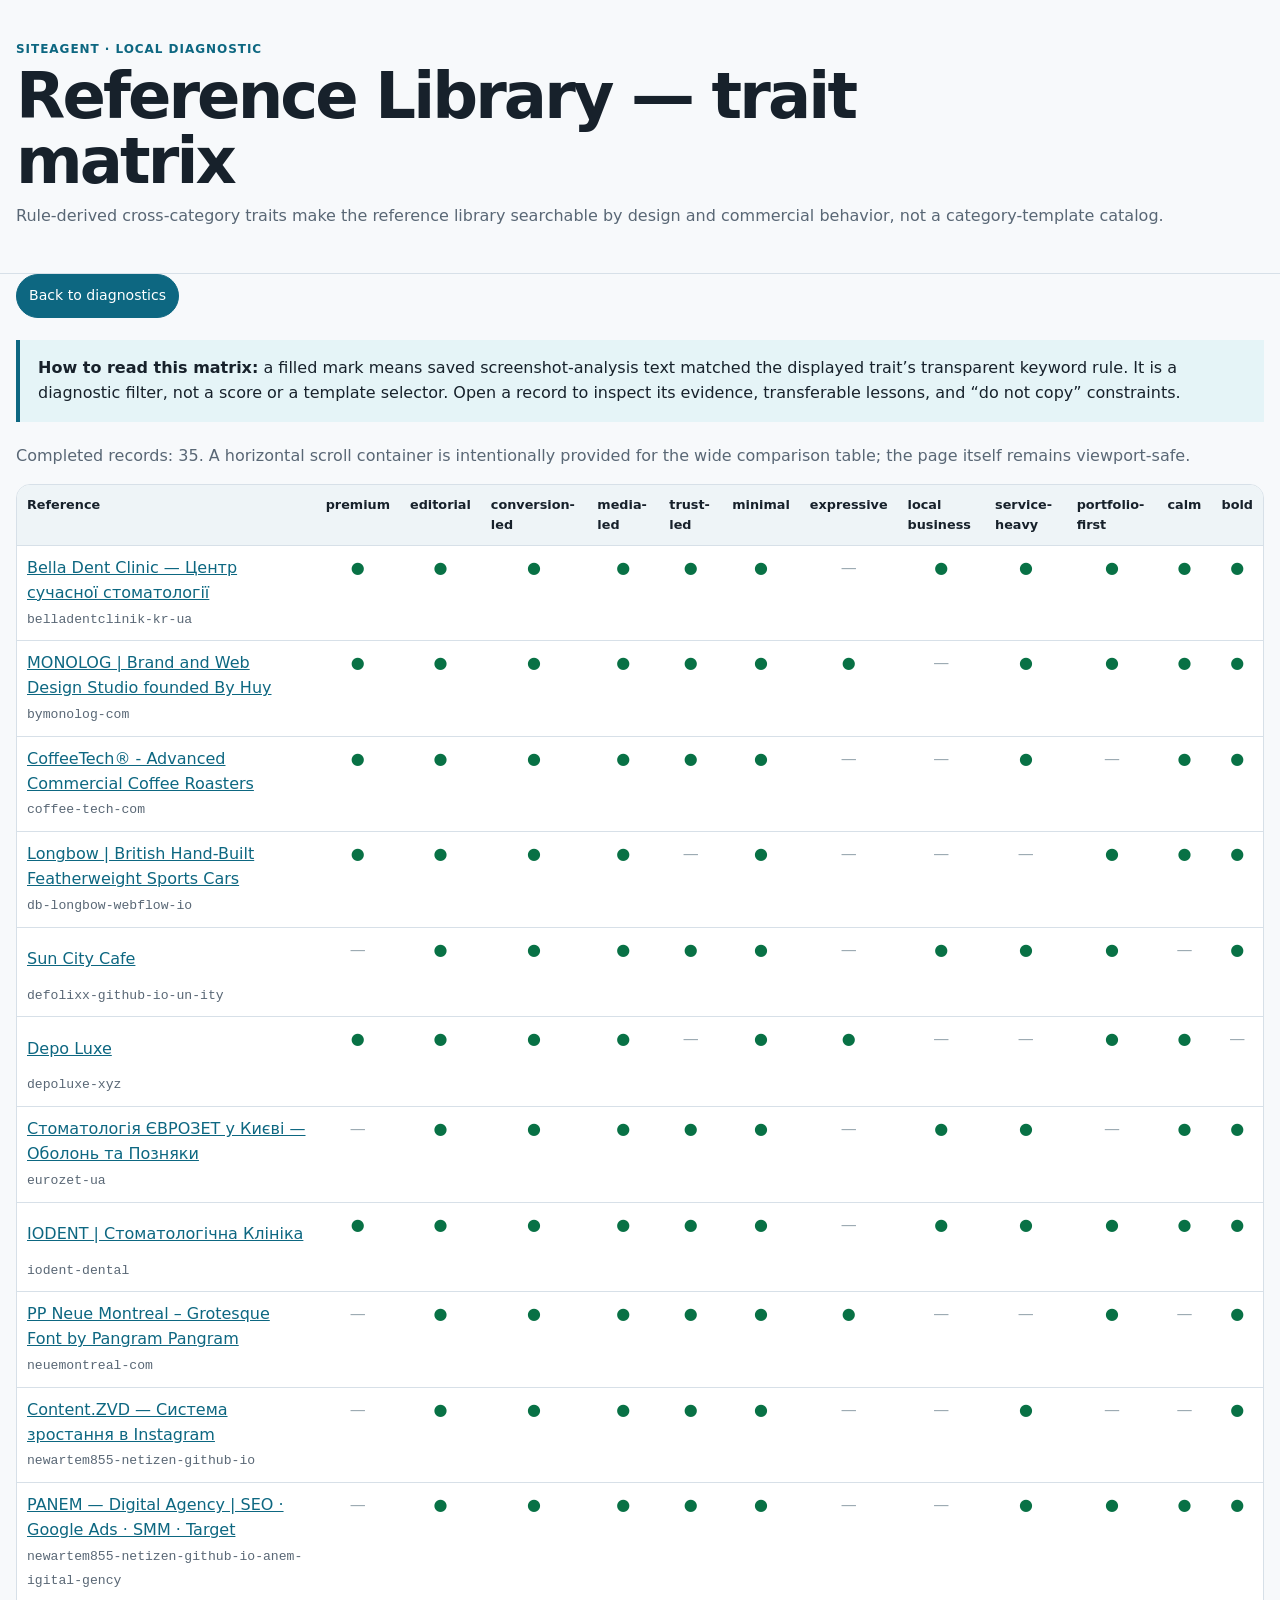
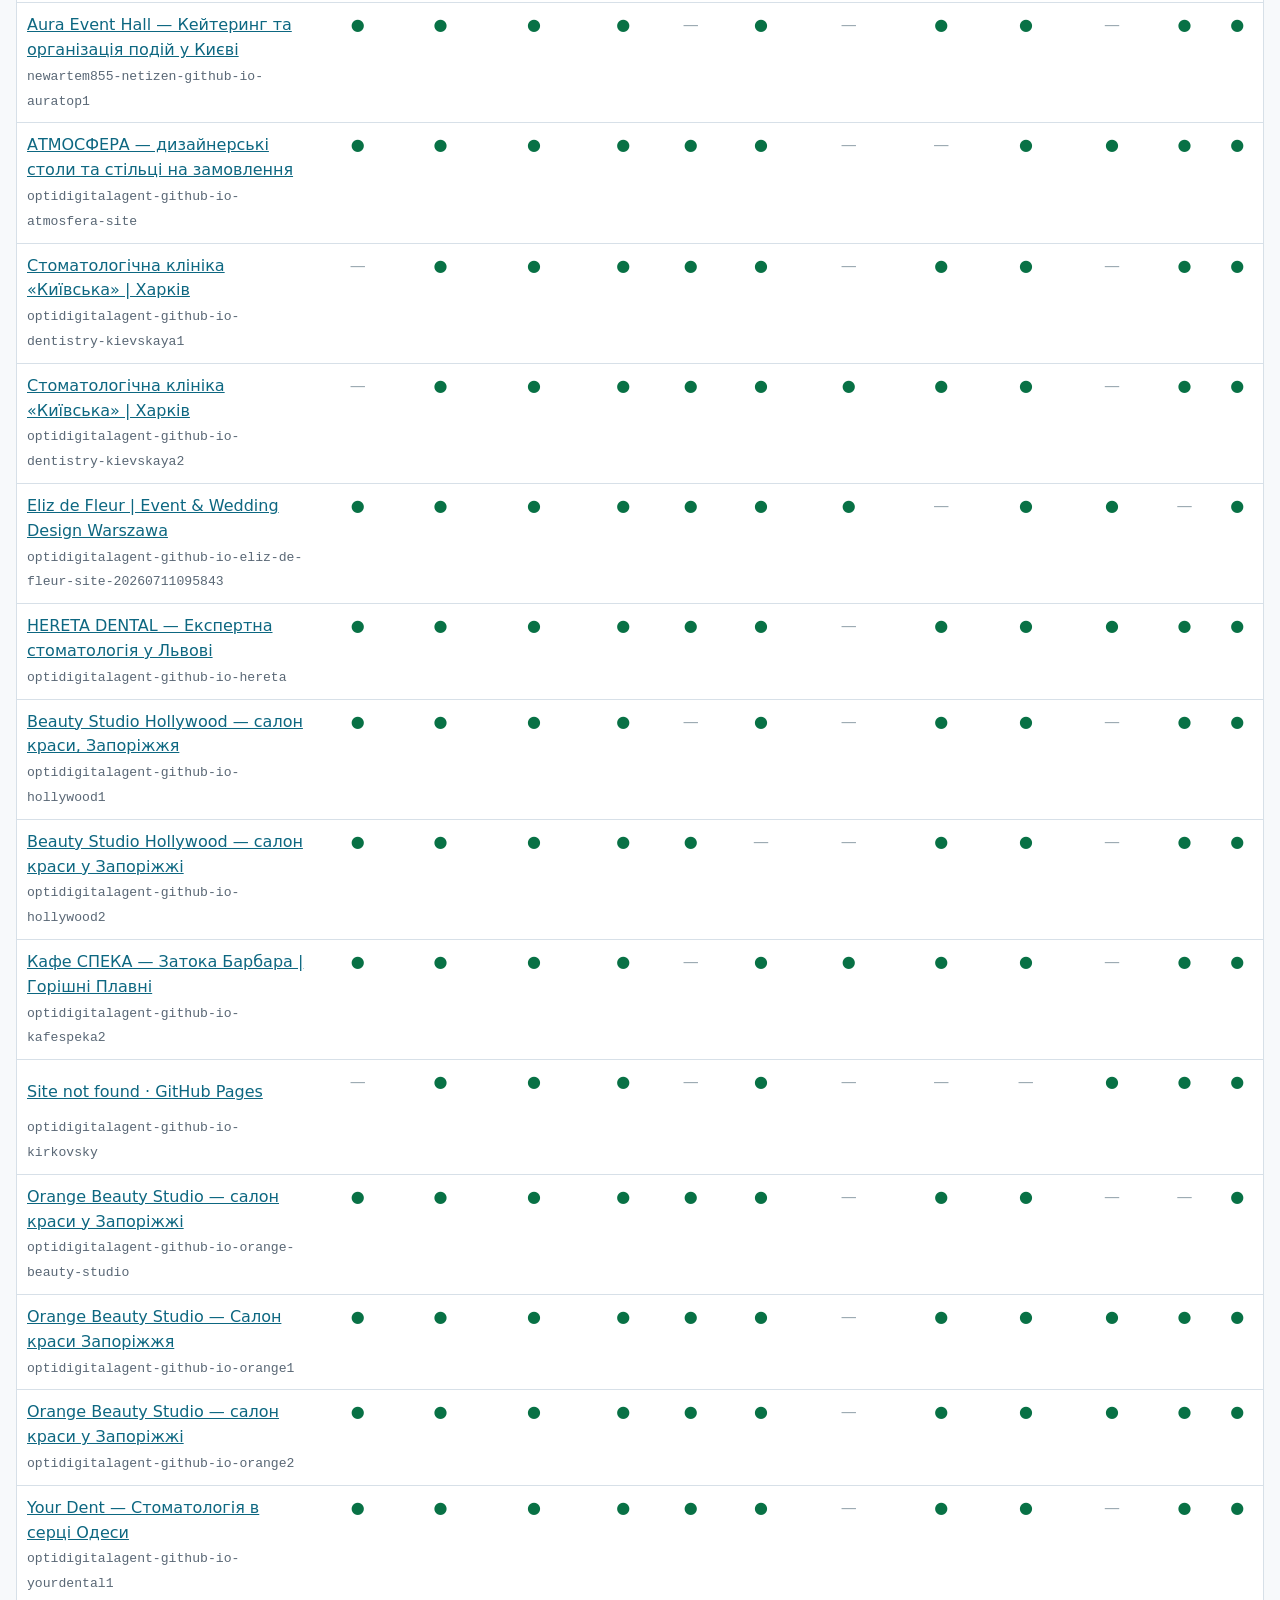
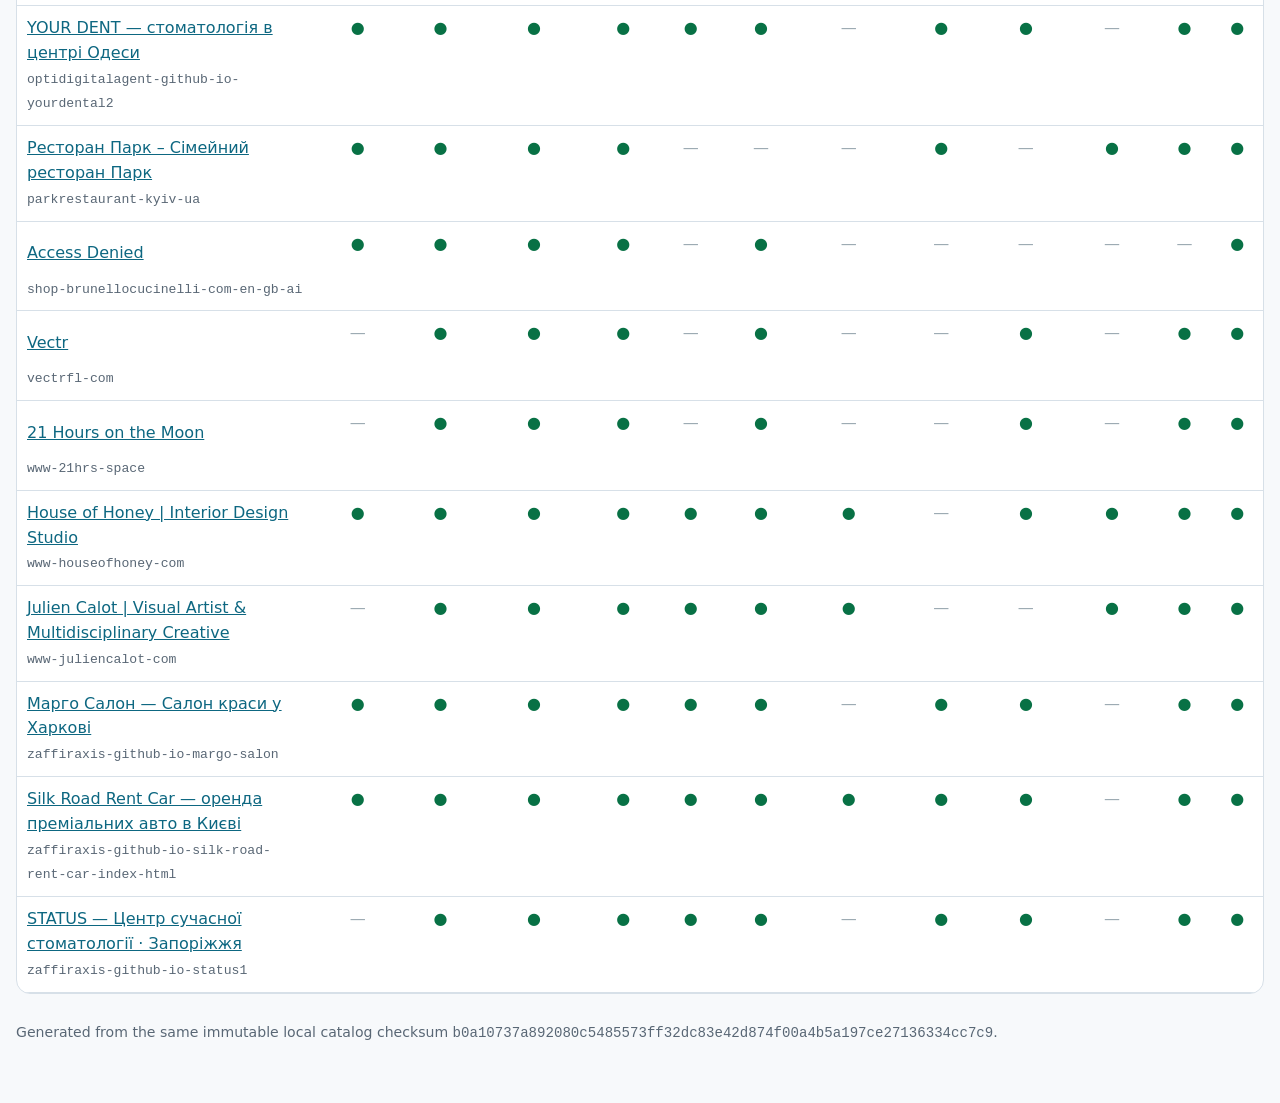
<file: references/site_designs/human_review/trait_matrix.html>
<!doctype html><html lang="en"><head><meta charset="utf-8"><meta name="viewport" content="width=device-width, initial-scale=1"><title>Reference Library — trait matrix</title><style>
    :root { color-scheme: light; --ink:#17212b; --muted:#596775; --line:#d7e0e8; --paper:#f7f9fb; --panel:#fff; --accent:#0d6781; --accent-soft:#e5f4f7; --danger:#9d3131; }
    * { box-sizing:border-box; } html { scroll-behavior:smooth; } body { margin:0; min-width:320px; overflow-x:hidden; background:var(--paper); color:var(--ink); font:16px/1.55 Inter, ui-sans-serif, system-ui, sans-serif; }
    a { color:var(--accent); } .shell { width:min(1440px, calc(100% - 32px)); margin:auto; } .masthead { padding:40px 0 28px; border-bottom:1px solid var(--line); } h1,h2,h3,h4,p { margin-top:0; } h1 { max-width:24ch; margin-bottom:10px; font-size:clamp(2rem,5vw,4rem); line-height:1.02; letter-spacing:-.045em; } h2 { font-size:clamp(1.45rem,3vw,2.2rem); line-height:1.15; } h3 { margin:0 0 8px; font-size:1rem; } h4 { margin-bottom:6px; color:var(--muted); font-size:.72rem; letter-spacing:.08em; text-transform:uppercase; } .lede,.source-url,.note { color:var(--muted); } .source-url { overflow-wrap:anywhere; font-family:ui-monospace, monospace; font-size:.82rem; } .eyebrow { margin-bottom:5px; color:var(--accent); font-size:.75rem; font-weight:750; letter-spacing:.08em; text-transform:uppercase; }
    .summary { display:grid; grid-template-columns:repeat(4,minmax(0,1fr)); gap:12px; padding:24px 0; } .metric,.provenance,.errors,.reference { min-width:0; background:var(--panel); border:1px solid var(--line); border-radius:14px; box-shadow:0 1px 2px #17212b0c; } .metric { padding:16px; } .metric strong { display:block; font-size:1.7rem; line-height:1.05; } .metric span { color:var(--muted); font-size:.86rem; }
    .meta-grid { display:grid; grid-template-columns:1fr 1fr; gap:16px; margin:0 0 28px; } .provenance,.errors { padding:20px; } .provenance dl { display:grid; grid-template-columns:max-content 1fr; gap:8px 16px; margin:0; } dt { color:var(--muted); } dd { margin:0; overflow-wrap:anywhere; } .errors details { border-top:1px solid var(--line); padding:12px 0; } .errors summary { cursor:pointer; font-weight:700; } .errors p { margin:8px 0 0; } code { overflow-wrap:anywhere; }
    .toolbar { position:sticky; z-index:4; top:0; padding:14px 0; background:#f7f9fbea; backdrop-filter:blur(10px); border-bottom:1px solid var(--line); } .toolbar-inner { display:flex; align-items:center; gap:10px; flex-wrap:wrap; } button,.button { display:inline-flex; align-items:center; justify-content:center; min-width:44px; min-height:44px; border:1px solid #9eb5c2; border-radius:999px; background:#fff; color:var(--ink); cursor:pointer; padding:8px 12px; font:inherit; font-size:.88rem; } button:hover,.button:hover { border-color:var(--accent); background:var(--accent-soft); } .button.primary { border-color:var(--accent); background:var(--accent); color:#fff; text-decoration:none; } .filters { display:flex; flex-wrap:wrap; gap:7px; } .filter.is-active { background:var(--accent); border-color:var(--accent); color:#fff; }
    .review-note,.capture-warning { margin:22px 0; padding:16px 18px; border-left:4px solid var(--accent); background:var(--accent-soft); } .capture-warning { border-left-color:var(--danger); background:#fff2f2; color:#5f2020; } .reference { margin:26px 0; padding:clamp(16px,3vw,30px); scroll-margin-top:90px; } .reference-head { display:flex; justify-content:space-between; gap:20px; align-items:start; } .copy-url { flex:none; } .tags { display:flex; flex-wrap:wrap; gap:7px; margin:14px 0 20px; } .tag { display:inline-block; border-radius:999px; padding:3px 9px; background:var(--accent-soft); color:#07546c; font-size:.75rem; font-weight:700; } .tag.neutral { background:#edf0f2; color:#52606d; }
    .captures { display:grid; grid-template-columns:repeat(2,minmax(0,1fr)); gap:16px; margin-bottom:24px; } figure { min-width:0; margin:0; } figcaption { margin-bottom:7px; color:var(--muted); font-size:.83rem; font-weight:650; } img { display:block; width:100%; height:auto; border:1px solid var(--line); border-radius:9px; background:#e8eef2; } .facts { display:grid; grid-template-columns:repeat(3,minmax(0,1fr)); gap:18px; } .field { min-width:0; border-top:1px solid var(--line); padding-top:14px; } .field p,.field ul { margin-bottom:0; overflow-wrap:anywhere; } .field ul { padding-left:19px; } .field li + li { margin-top:6px; }
    .decision { display:grid; grid-template-columns:repeat(3,max-content); gap:10px 18px; margin:26px 0 0; padding:14px; border:1px dashed #aabac5; border-radius:9px; } .decision legend { padding:0 6px; color:var(--muted); font-size:.82rem; font-weight:700; } .decision label { cursor:pointer; } .decision .notes { grid-column:1/-1; display:grid; gap:6px; cursor:default; } textarea { width:100%; resize:vertical; border:1px solid #aebec8; border-radius:7px; padding:9px; font:inherit; }
    .matrix-wrap { overflow-x:auto; border:1px solid var(--line); border-radius:14px; background:#fff; } table { width:100%; min-width:1000px; border-collapse:collapse; } th,td { border-bottom:1px solid var(--line); padding:10px; text-align:left; vertical-align:top; } th { position:sticky; top:0; background:#eef4f7; font-size:.8rem; } td:first-child { min-width:270px; } td:first-child a { display:inline-flex; align-items:center; min-height:44px; } .yes { color:#087145; font-weight:800; text-align:center; } .no { color:#9caab3; text-align:center; } .matrix-caption { color:var(--muted); }
    footer { padding:28px 0 60px; color:var(--muted); font-size:.88rem; } .hidden { display:none!important; }
    @media (max-width:850px) { .summary,.facts { grid-template-columns:repeat(2,minmax(0,1fr)); } .meta-grid,.captures { grid-template-columns:1fr; } .reference-head { display:block; } .copy-url { margin-top:8px; } }
    @media (max-width:560px) { .shell { width:min(100% - 20px, 1440px); } .masthead { padding-top:28px; } .summary,.facts { grid-template-columns:1fr; } .decision { grid-template-columns:1fr; } .toolbar { position:static; } }
    </style></head><body><header class="masthead"><div class="shell"><p class="eyebrow">SiteAgent · local diagnostic</p><h1>Reference Library — trait matrix</h1><p class="lede">Rule-derived cross-category traits make the reference library searchable by design and commercial behavior, not a category-template catalog.</p></div></header><main class="shell"><p><a class="button primary" href="index.html">Back to diagnostics</a></p><section class="review-note"><strong>How to read this matrix:</strong> a filled mark means saved screenshot-analysis text matched the displayed trait’s transparent keyword rule. It is a diagnostic filter, not a score or a template selector. Open a record to inspect its evidence, transferable lessons, and “do not copy” constraints.</section><p class="matrix-caption">Completed records: 35. A horizontal scroll container is intentionally provided for the wide comparison table; the page itself remains viewport-safe.</p><div class="matrix-wrap"><table><thead><tr><th scope="col">Reference</th><th scope="col">premium</th><th scope="col">editorial</th><th scope="col">conversion-led</th><th scope="col">media-led</th><th scope="col">trust-led</th><th scope="col">minimal</th><th scope="col">expressive</th><th scope="col">local business</th><th scope="col">service-heavy</th><th scope="col">portfolio-first</th><th scope="col">calm</th><th scope="col">bold</th></tr></thead><tbody><tr><td><a href="index.html#ref-belladentclinik-kr-ua">Bella Dent Clinic — Центр сучасної стоматології</a><br><span class="source-url">belladentclinik-kr-ua</span></td><td class="yes">●</td><td class="yes">●</td><td class="yes">●</td><td class="yes">●</td><td class="yes">●</td><td class="yes">●</td><td class="no">—</td><td class="yes">●</td><td class="yes">●</td><td class="yes">●</td><td class="yes">●</td><td class="yes">●</td></tr><tr><td><a href="index.html#ref-bymonolog-com">MONOLOG | Brand and Web Design Studio founded By Huy</a><br><span class="source-url">bymonolog-com</span></td><td class="yes">●</td><td class="yes">●</td><td class="yes">●</td><td class="yes">●</td><td class="yes">●</td><td class="yes">●</td><td class="yes">●</td><td class="no">—</td><td class="yes">●</td><td class="yes">●</td><td class="yes">●</td><td class="yes">●</td></tr><tr><td><a href="index.html#ref-coffee-tech-com">CoffeeTech® - Advanced Commercial Coffee Roasters</a><br><span class="source-url">coffee-tech-com</span></td><td class="yes">●</td><td class="yes">●</td><td class="yes">●</td><td class="yes">●</td><td class="yes">●</td><td class="yes">●</td><td class="no">—</td><td class="no">—</td><td class="yes">●</td><td class="no">—</td><td class="yes">●</td><td class="yes">●</td></tr><tr><td><a href="index.html#ref-db-longbow-webflow-io">Longbow | British Hand-Built Featherweight Sports Cars</a><br><span class="source-url">db-longbow-webflow-io</span></td><td class="yes">●</td><td class="yes">●</td><td class="yes">●</td><td class="yes">●</td><td class="no">—</td><td class="yes">●</td><td class="no">—</td><td class="no">—</td><td class="no">—</td><td class="yes">●</td><td class="yes">●</td><td class="yes">●</td></tr><tr><td><a href="index.html#ref-defolixx-github-io-un-ity">Sun City Cafe</a><br><span class="source-url">defolixx-github-io-un-ity</span></td><td class="no">—</td><td class="yes">●</td><td class="yes">●</td><td class="yes">●</td><td class="yes">●</td><td class="yes">●</td><td class="no">—</td><td class="yes">●</td><td class="yes">●</td><td class="yes">●</td><td class="no">—</td><td class="yes">●</td></tr><tr><td><a href="index.html#ref-depoluxe-xyz">Depo Luxe</a><br><span class="source-url">depoluxe-xyz</span></td><td class="yes">●</td><td class="yes">●</td><td class="yes">●</td><td class="yes">●</td><td class="no">—</td><td class="yes">●</td><td class="yes">●</td><td class="no">—</td><td class="no">—</td><td class="yes">●</td><td class="yes">●</td><td class="no">—</td></tr><tr><td><a href="index.html#ref-eurozet-ua">Стоматологія ЄВРОЗЕТ у Києві — Оболонь та Позняки</a><br><span class="source-url">eurozet-ua</span></td><td class="no">—</td><td class="yes">●</td><td class="yes">●</td><td class="yes">●</td><td class="yes">●</td><td class="yes">●</td><td class="no">—</td><td class="yes">●</td><td class="yes">●</td><td class="no">—</td><td class="yes">●</td><td class="yes">●</td></tr><tr><td><a href="index.html#ref-iodent-dental">IODENT | Стоматологічна Клініка</a><br><span class="source-url">iodent-dental</span></td><td class="yes">●</td><td class="yes">●</td><td class="yes">●</td><td class="yes">●</td><td class="yes">●</td><td class="yes">●</td><td class="no">—</td><td class="yes">●</td><td class="yes">●</td><td class="yes">●</td><td class="yes">●</td><td class="yes">●</td></tr><tr><td><a href="index.html#ref-neuemontreal-com">PP Neue Montreal – Grotesque Font by Pangram Pangram</a><br><span class="source-url">neuemontreal-com</span></td><td class="no">—</td><td class="yes">●</td><td class="yes">●</td><td class="yes">●</td><td class="yes">●</td><td class="yes">●</td><td class="yes">●</td><td class="no">—</td><td class="no">—</td><td class="yes">●</td><td class="no">—</td><td class="yes">●</td></tr><tr><td><a href="index.html#ref-newartem855-netizen-github-io">Content.ZVD — Система зростання в Instagram</a><br><span class="source-url">newartem855-netizen-github-io</span></td><td class="no">—</td><td class="yes">●</td><td class="yes">●</td><td class="yes">●</td><td class="yes">●</td><td class="yes">●</td><td class="no">—</td><td class="no">—</td><td class="yes">●</td><td class="no">—</td><td class="no">—</td><td class="yes">●</td></tr><tr><td><a href="index.html#ref-newartem855-netizen-github-io-anem-igital-gency">PANEM — Digital Agency | SEO · Google Ads · SMM · Target</a><br><span class="source-url">newartem855-netizen-github-io-anem-igital-gency</span></td><td class="no">—</td><td class="yes">●</td><td class="yes">●</td><td class="yes">●</td><td class="yes">●</td><td class="yes">●</td><td class="no">—</td><td class="no">—</td><td class="yes">●</td><td class="yes">●</td><td class="yes">●</td><td class="yes">●</td></tr><tr><td><a href="index.html#ref-newartem855-netizen-github-io-auratop1">Aura Event Hall — Кейтеринг та організація подій у Києві</a><br><span class="source-url">newartem855-netizen-github-io-auratop1</span></td><td class="yes">●</td><td class="yes">●</td><td class="yes">●</td><td class="yes">●</td><td class="no">—</td><td class="yes">●</td><td class="no">—</td><td class="yes">●</td><td class="yes">●</td><td class="no">—</td><td class="yes">●</td><td class="yes">●</td></tr><tr><td><a href="index.html#ref-optidigitalagent-github-io-atmosfera-site">АТМОСФЕРА — дизайнерські столи та стільці на замовлення</a><br><span class="source-url">optidigitalagent-github-io-atmosfera-site</span></td><td class="yes">●</td><td class="yes">●</td><td class="yes">●</td><td class="yes">●</td><td class="yes">●</td><td class="yes">●</td><td class="no">—</td><td class="no">—</td><td class="yes">●</td><td class="yes">●</td><td class="yes">●</td><td class="yes">●</td></tr><tr><td><a href="index.html#ref-optidigitalagent-github-io-dentistry-kievskaya1">Стоматологічна клініка «Київська» | Харків</a><br><span class="source-url">optidigitalagent-github-io-dentistry-kievskaya1</span></td><td class="no">—</td><td class="yes">●</td><td class="yes">●</td><td class="yes">●</td><td class="yes">●</td><td class="yes">●</td><td class="no">—</td><td class="yes">●</td><td class="yes">●</td><td class="no">—</td><td class="yes">●</td><td class="yes">●</td></tr><tr><td><a href="index.html#ref-optidigitalagent-github-io-dentistry-kievskaya2">Стоматологічна клініка «Київська» | Харків</a><br><span class="source-url">optidigitalagent-github-io-dentistry-kievskaya2</span></td><td class="no">—</td><td class="yes">●</td><td class="yes">●</td><td class="yes">●</td><td class="yes">●</td><td class="yes">●</td><td class="yes">●</td><td class="yes">●</td><td class="yes">●</td><td class="no">—</td><td class="yes">●</td><td class="yes">●</td></tr><tr><td><a href="index.html#ref-optidigitalagent-github-io-eliz-de-fleur-site-20260711095843">Eliz de Fleur | Event &amp; Wedding Design Warszawa</a><br><span class="source-url">optidigitalagent-github-io-eliz-de-fleur-site-20260711095843</span></td><td class="yes">●</td><td class="yes">●</td><td class="yes">●</td><td class="yes">●</td><td class="yes">●</td><td class="yes">●</td><td class="yes">●</td><td class="no">—</td><td class="yes">●</td><td class="yes">●</td><td class="no">—</td><td class="yes">●</td></tr><tr><td><a href="index.html#ref-optidigitalagent-github-io-hereta">HERETA DENTAL — Експертна стоматологія у Львові</a><br><span class="source-url">optidigitalagent-github-io-hereta</span></td><td class="yes">●</td><td class="yes">●</td><td class="yes">●</td><td class="yes">●</td><td class="yes">●</td><td class="yes">●</td><td class="no">—</td><td class="yes">●</td><td class="yes">●</td><td class="yes">●</td><td class="yes">●</td><td class="yes">●</td></tr><tr><td><a href="index.html#ref-optidigitalagent-github-io-hollywood1">Beauty Studio Hollywood — салон краси, Запоріжжя</a><br><span class="source-url">optidigitalagent-github-io-hollywood1</span></td><td class="yes">●</td><td class="yes">●</td><td class="yes">●</td><td class="yes">●</td><td class="no">—</td><td class="yes">●</td><td class="no">—</td><td class="yes">●</td><td class="yes">●</td><td class="no">—</td><td class="yes">●</td><td class="yes">●</td></tr><tr><td><a href="index.html#ref-optidigitalagent-github-io-hollywood2">Beauty Studio Hollywood — салон краси у Запоріжжі</a><br><span class="source-url">optidigitalagent-github-io-hollywood2</span></td><td class="yes">●</td><td class="yes">●</td><td class="yes">●</td><td class="yes">●</td><td class="yes">●</td><td class="no">—</td><td class="no">—</td><td class="yes">●</td><td class="yes">●</td><td class="no">—</td><td class="yes">●</td><td class="yes">●</td></tr><tr><td><a href="index.html#ref-optidigitalagent-github-io-kafespeka2">Кафе СПЕКА — Затока Барбара | Горішні Плавні</a><br><span class="source-url">optidigitalagent-github-io-kafespeka2</span></td><td class="yes">●</td><td class="yes">●</td><td class="yes">●</td><td class="yes">●</td><td class="no">—</td><td class="yes">●</td><td class="yes">●</td><td class="yes">●</td><td class="yes">●</td><td class="no">—</td><td class="yes">●</td><td class="yes">●</td></tr><tr><td><a href="index.html#ref-optidigitalagent-github-io-kirkovsky">Site not found · GitHub Pages</a><br><span class="source-url">optidigitalagent-github-io-kirkovsky</span></td><td class="no">—</td><td class="yes">●</td><td class="yes">●</td><td class="yes">●</td><td class="no">—</td><td class="yes">●</td><td class="no">—</td><td class="no">—</td><td class="no">—</td><td class="yes">●</td><td class="yes">●</td><td class="yes">●</td></tr><tr><td><a href="index.html#ref-optidigitalagent-github-io-orange-beauty-studio">Orange Beauty Studio — салон краси у Запоріжжі</a><br><span class="source-url">optidigitalagent-github-io-orange-beauty-studio</span></td><td class="yes">●</td><td class="yes">●</td><td class="yes">●</td><td class="yes">●</td><td class="yes">●</td><td class="yes">●</td><td class="no">—</td><td class="yes">●</td><td class="yes">●</td><td class="no">—</td><td class="no">—</td><td class="yes">●</td></tr><tr><td><a href="index.html#ref-optidigitalagent-github-io-orange1">Orange Beauty Studio — Салон краси Запоріжжя</a><br><span class="source-url">optidigitalagent-github-io-orange1</span></td><td class="yes">●</td><td class="yes">●</td><td class="yes">●</td><td class="yes">●</td><td class="yes">●</td><td class="yes">●</td><td class="no">—</td><td class="yes">●</td><td class="yes">●</td><td class="yes">●</td><td class="yes">●</td><td class="yes">●</td></tr><tr><td><a href="index.html#ref-optidigitalagent-github-io-orange2">Orange Beauty Studio — салон краси у Запоріжжі</a><br><span class="source-url">optidigitalagent-github-io-orange2</span></td><td class="yes">●</td><td class="yes">●</td><td class="yes">●</td><td class="yes">●</td><td class="yes">●</td><td class="yes">●</td><td class="no">—</td><td class="yes">●</td><td class="yes">●</td><td class="yes">●</td><td class="yes">●</td><td class="yes">●</td></tr><tr><td><a href="index.html#ref-optidigitalagent-github-io-yourdental1">Your Dent — Стоматологія в серці Одеси</a><br><span class="source-url">optidigitalagent-github-io-yourdental1</span></td><td class="yes">●</td><td class="yes">●</td><td class="yes">●</td><td class="yes">●</td><td class="yes">●</td><td class="yes">●</td><td class="no">—</td><td class="yes">●</td><td class="yes">●</td><td class="no">—</td><td class="yes">●</td><td class="yes">●</td></tr><tr><td><a href="index.html#ref-optidigitalagent-github-io-yourdental2">YOUR DENT — стоматологія в центрі Одеси</a><br><span class="source-url">optidigitalagent-github-io-yourdental2</span></td><td class="yes">●</td><td class="yes">●</td><td class="yes">●</td><td class="yes">●</td><td class="yes">●</td><td class="yes">●</td><td class="no">—</td><td class="yes">●</td><td class="yes">●</td><td class="no">—</td><td class="yes">●</td><td class="yes">●</td></tr><tr><td><a href="index.html#ref-parkrestaurant-kyiv-ua">Ресторан Парк – Сімейний ресторан Парк</a><br><span class="source-url">parkrestaurant-kyiv-ua</span></td><td class="yes">●</td><td class="yes">●</td><td class="yes">●</td><td class="yes">●</td><td class="no">—</td><td class="no">—</td><td class="no">—</td><td class="yes">●</td><td class="no">—</td><td class="yes">●</td><td class="yes">●</td><td class="yes">●</td></tr><tr><td><a href="index.html#ref-shop-brunellocucinelli-com-en-gb-ai">Access Denied</a><br><span class="source-url">shop-brunellocucinelli-com-en-gb-ai</span></td><td class="yes">●</td><td class="yes">●</td><td class="yes">●</td><td class="yes">●</td><td class="no">—</td><td class="yes">●</td><td class="no">—</td><td class="no">—</td><td class="no">—</td><td class="no">—</td><td class="no">—</td><td class="yes">●</td></tr><tr><td><a href="index.html#ref-vectrfl-com">Vectr</a><br><span class="source-url">vectrfl-com</span></td><td class="no">—</td><td class="yes">●</td><td class="yes">●</td><td class="yes">●</td><td class="no">—</td><td class="yes">●</td><td class="no">—</td><td class="no">—</td><td class="yes">●</td><td class="no">—</td><td class="yes">●</td><td class="yes">●</td></tr><tr><td><a href="index.html#ref-www-21hrs-space">21 Hours on the Moon</a><br><span class="source-url">www-21hrs-space</span></td><td class="no">—</td><td class="yes">●</td><td class="yes">●</td><td class="yes">●</td><td class="no">—</td><td class="yes">●</td><td class="no">—</td><td class="no">—</td><td class="yes">●</td><td class="no">—</td><td class="yes">●</td><td class="yes">●</td></tr><tr><td><a href="index.html#ref-www-houseofhoney-com">House of Honey | Interior Design Studio</a><br><span class="source-url">www-houseofhoney-com</span></td><td class="yes">●</td><td class="yes">●</td><td class="yes">●</td><td class="yes">●</td><td class="yes">●</td><td class="yes">●</td><td class="yes">●</td><td class="no">—</td><td class="yes">●</td><td class="yes">●</td><td class="yes">●</td><td class="yes">●</td></tr><tr><td><a href="index.html#ref-www-juliencalot-com">Julien Calot | Visual Artist &amp; Multidisciplinary Creative</a><br><span class="source-url">www-juliencalot-com</span></td><td class="no">—</td><td class="yes">●</td><td class="yes">●</td><td class="yes">●</td><td class="yes">●</td><td class="yes">●</td><td class="yes">●</td><td class="no">—</td><td class="no">—</td><td class="yes">●</td><td class="yes">●</td><td class="yes">●</td></tr><tr><td><a href="index.html#ref-zaffiraxis-github-io-margo-salon">Марго Салон — Салон краси у Харкові</a><br><span class="source-url">zaffiraxis-github-io-margo-salon</span></td><td class="yes">●</td><td class="yes">●</td><td class="yes">●</td><td class="yes">●</td><td class="yes">●</td><td class="yes">●</td><td class="no">—</td><td class="yes">●</td><td class="yes">●</td><td class="no">—</td><td class="yes">●</td><td class="yes">●</td></tr><tr><td><a href="index.html#ref-zaffiraxis-github-io-silk-road-rent-car-index-html">Silk Road Rent Car — оренда преміальних авто в Києві</a><br><span class="source-url">zaffiraxis-github-io-silk-road-rent-car-index-html</span></td><td class="yes">●</td><td class="yes">●</td><td class="yes">●</td><td class="yes">●</td><td class="yes">●</td><td class="yes">●</td><td class="yes">●</td><td class="yes">●</td><td class="yes">●</td><td class="no">—</td><td class="yes">●</td><td class="yes">●</td></tr><tr><td><a href="index.html#ref-zaffiraxis-github-io-status1">STATUS — Центр сучасної стоматології · Запоріжжя</a><br><span class="source-url">zaffiraxis-github-io-status1</span></td><td class="no">—</td><td class="yes">●</td><td class="yes">●</td><td class="yes">●</td><td class="yes">●</td><td class="yes">●</td><td class="no">—</td><td class="yes">●</td><td class="yes">●</td><td class="no">—</td><td class="yes">●</td><td class="yes">●</td></tr></tbody></table></div></main><footer class="shell">Generated from the same immutable local catalog checksum <code>b0a10737a892080c5485573ff32dc83e42d874f00a4b5a197ce27136334cc7c9</code>.</footer></body></html>
</file>
